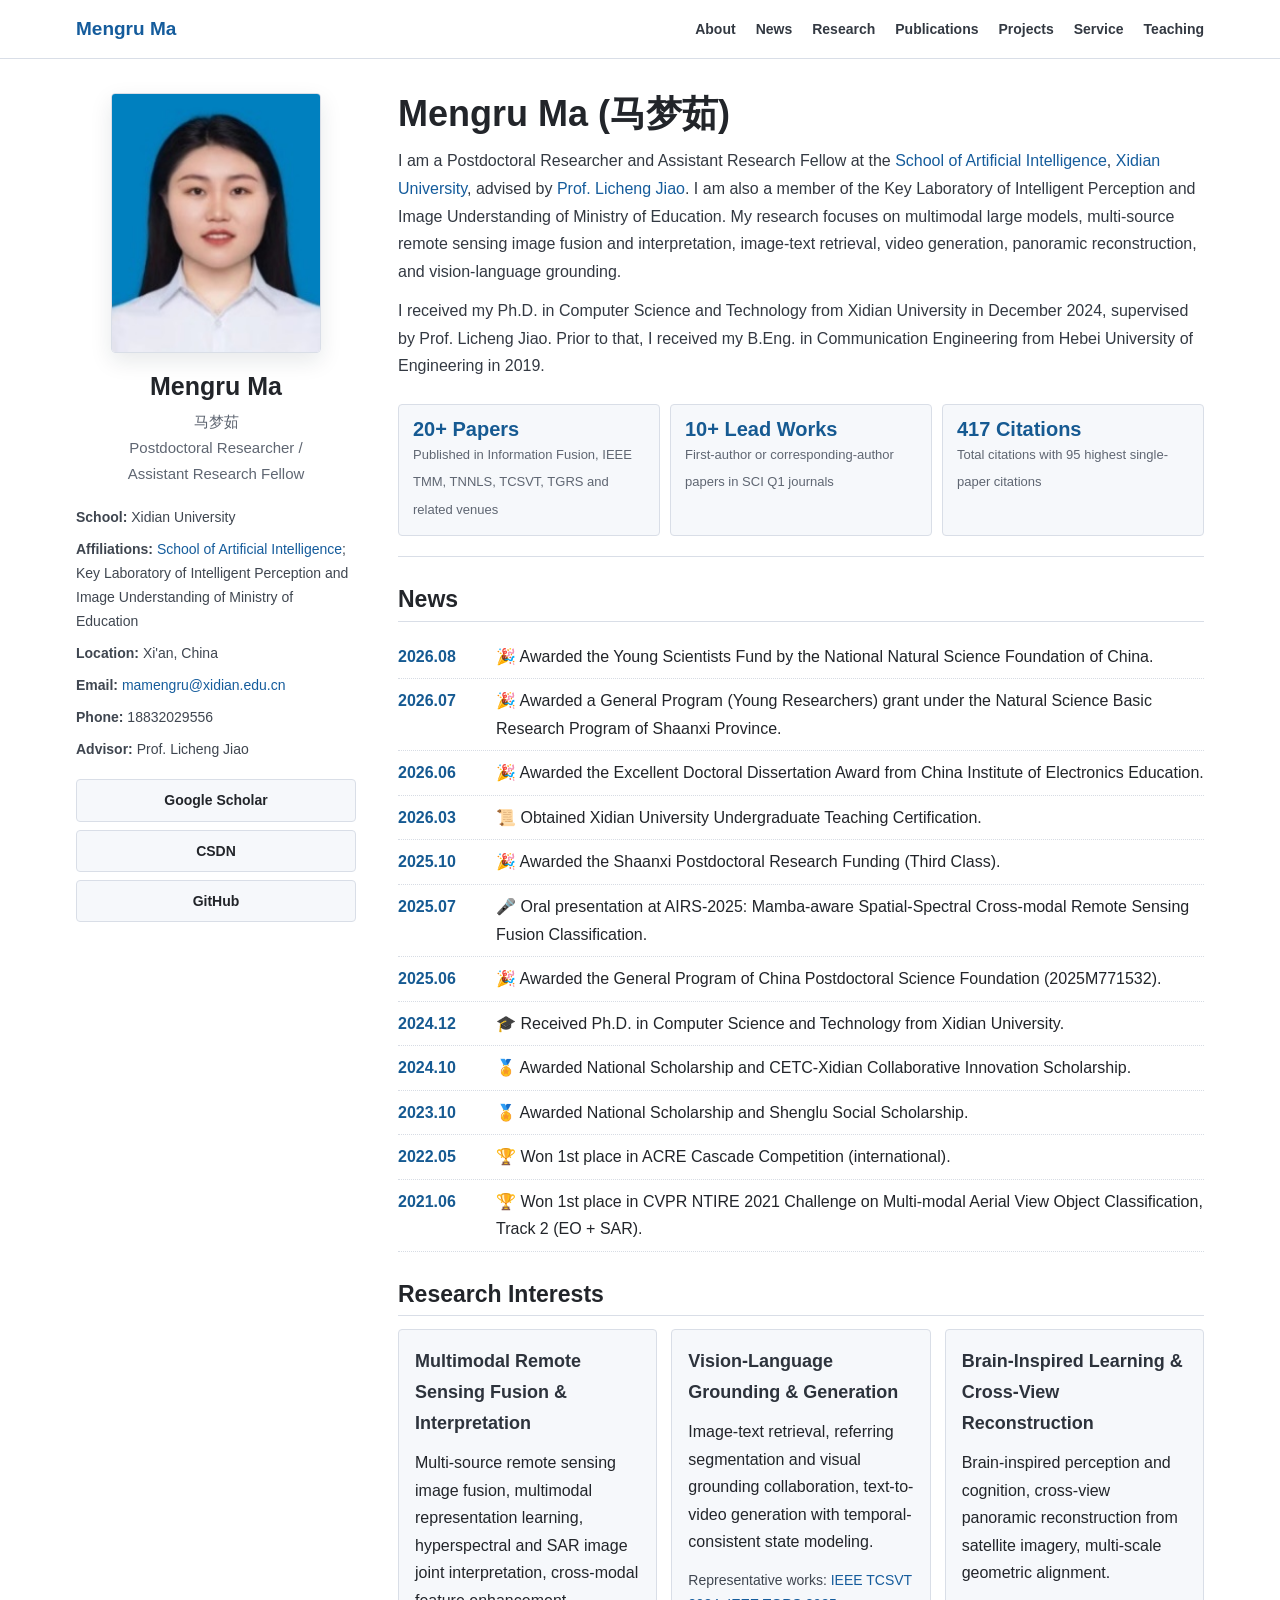
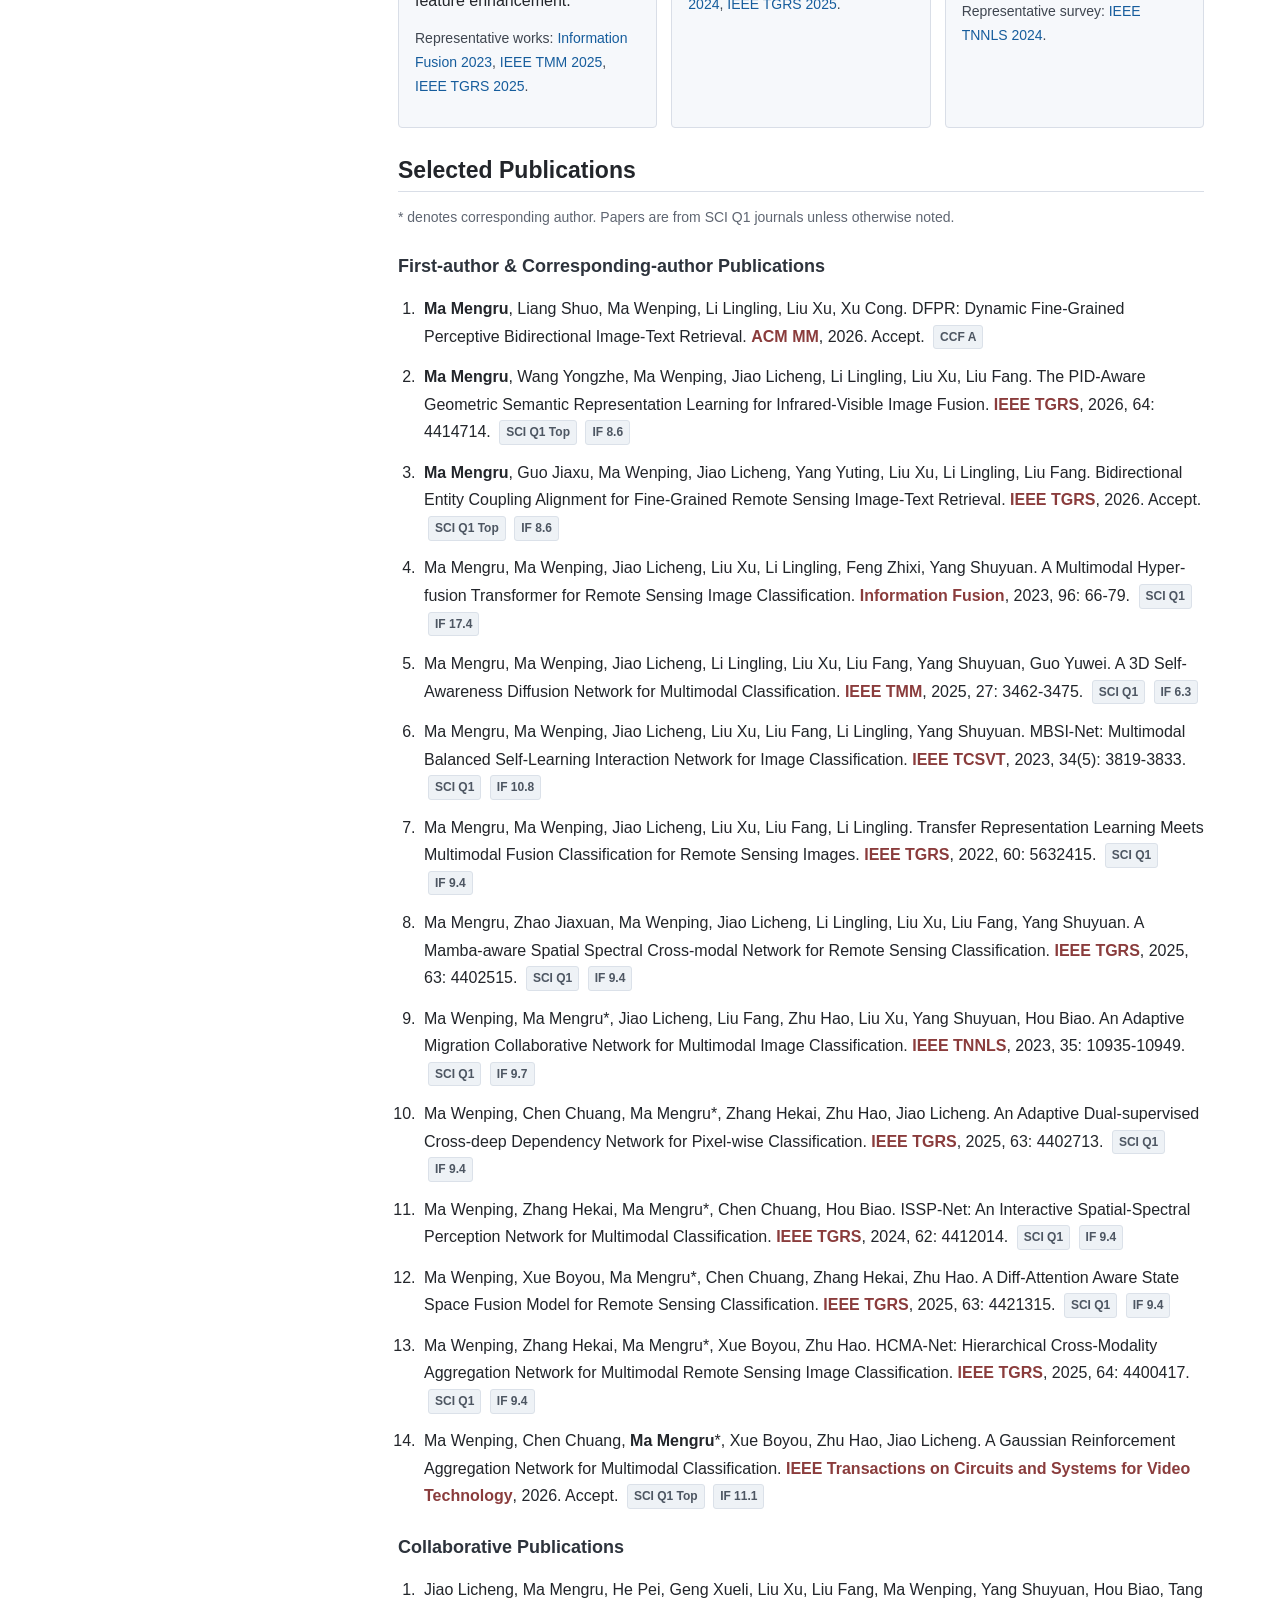
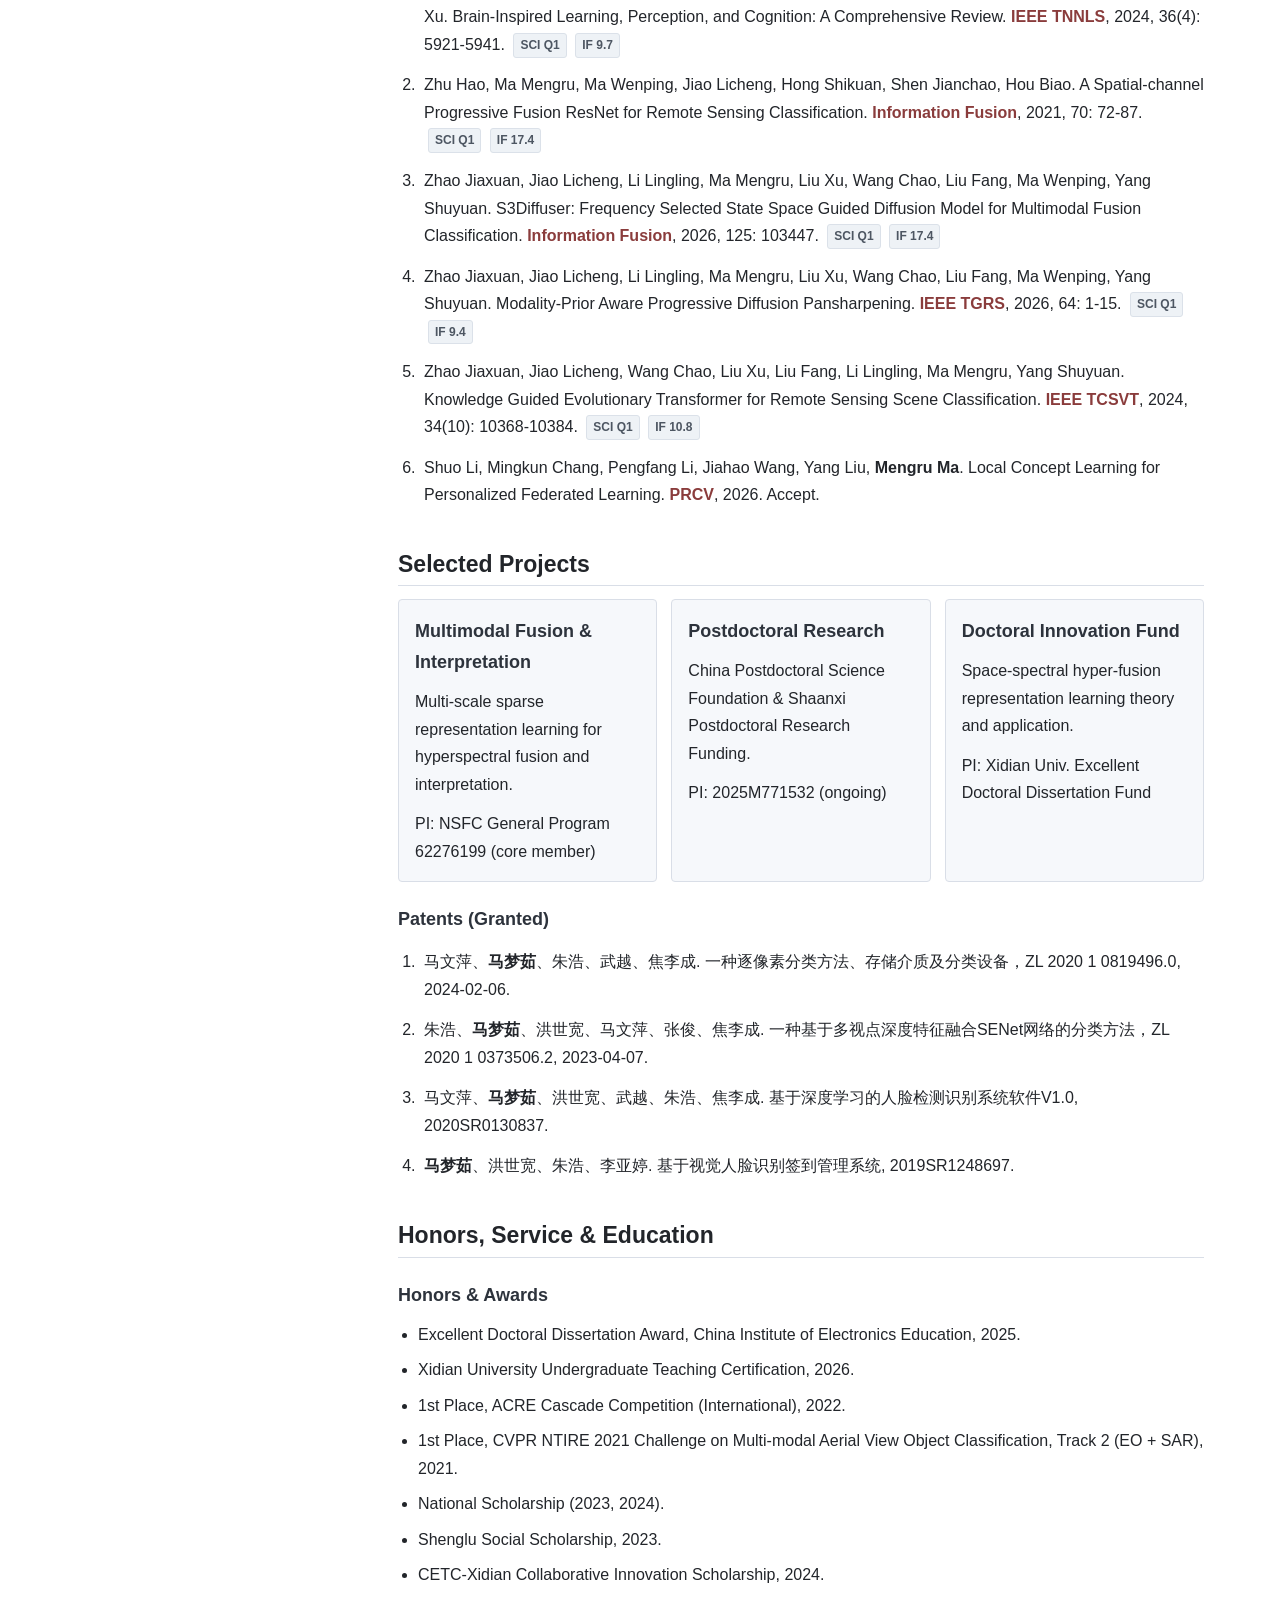
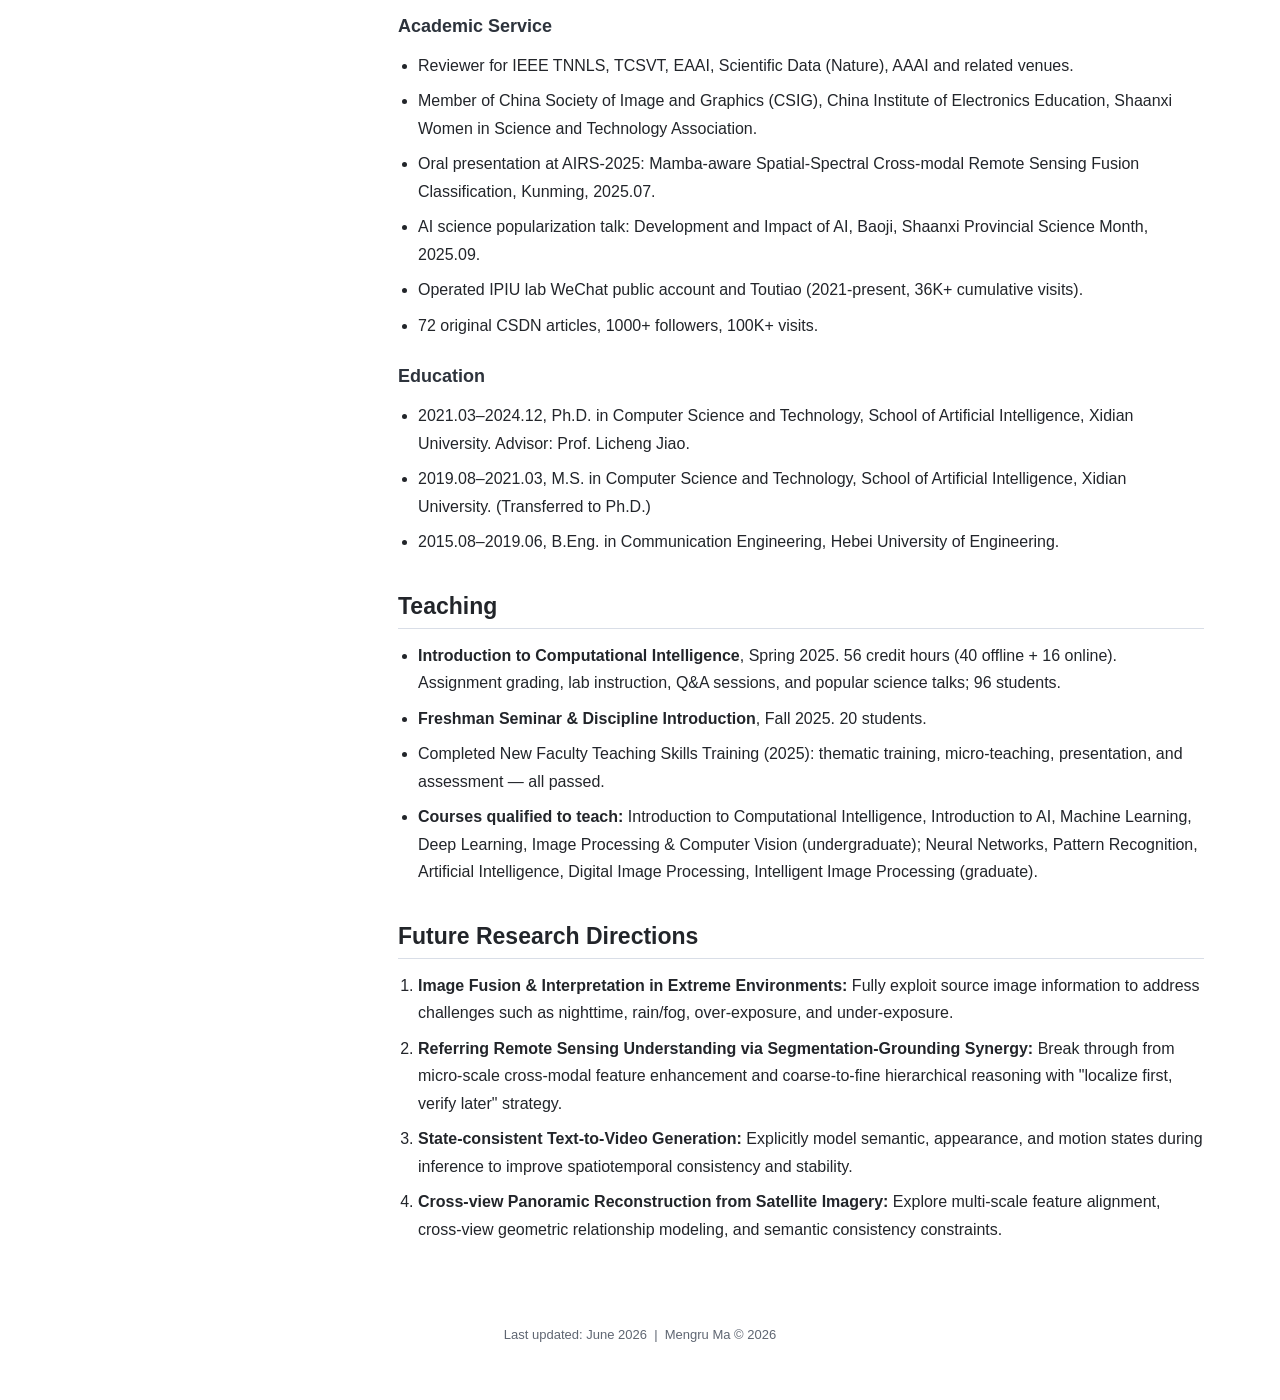
<file: index.html>
<!DOCTYPE html>
<html lang="zh-CN">
<head>
  <meta charset="utf-8" />
  <meta http-equiv="X-UA-Compatible" content="IE=edge" />
  <meta name="viewport" content="width=device-width, initial-scale=1" />
  <link rel="shortcut icon" type="image/x-icon" href="assets/favicon.ico?" />
  <title>Mengru Ma | Academic Homepage</title>
  <meta name="description" content="Academic homepage of Mengru Ma, Xidian University." />
  <style>
:root {
  --academic-ink: #22252a;
  --academic-muted: #5f6672;
  --academic-line: #d9dee7;
  --academic-soft: #f6f8fb;
  --academic-accent: #165a92;
  --academic-accent-2: #8a3c3c;
  --academic-link: #155c9c;
  --academic-max: 1180px;
}

* {
  box-sizing: border-box;
}

html {
  scroll-behavior: smooth;
}

body.academic-page {
  margin: 0;
  color: var(--academic-ink);
  background: #ffffff;
  font-family: -apple-system, BlinkMacSystemFont, "Segoe UI", "Helvetica Neue", Arial, "Microsoft YaHei", sans-serif;
  font-size: 16px;
  line-height: 1.72;
}

.academic-page a {
  color: var(--academic-link);
  text-decoration: none;
}

.academic-page a:hover,
.academic-page a:focus {
  color: var(--academic-accent-2);
  text-decoration: underline;
}

.site-header {
  position: sticky;
  top: 0;
  z-index: 10;
  background: rgba(255, 255, 255, 0.96);
  border-bottom: 1px solid var(--academic-line);
  backdrop-filter: blur(10px);
}

.site-nav {
  display: flex;
  align-items: center;
  justify-content: space-between;
  gap: 24px;
  max-width: var(--academic-max);
  min-height: 58px;
  margin: 0 auto;
  padding: 0 26px;
}

.site-title {
  color: var(--academic-ink);
  font-size: 19px;
  font-weight: 700;
  white-space: nowrap;
}

.site-links {
  display: flex;
  align-items: center;
  justify-content: flex-end;
  gap: 20px;
  font-size: 14px;
}

.site-links a {
  color: #333942;
  font-weight: 600;
}

.academic-shell {
  max-width: var(--academic-max);
  margin: 0 auto;
  padding: 34px 26px 60px;
}

.profile-layout {
  display: grid;
  grid-template-columns: 280px minmax(0, 1fr);
  gap: 42px;
  align-items: start;
}

.profile-card {
  position: sticky;
  top: 88px;
  padding-bottom: 24px;
}

.profile-photo {
  display: block;
  width: 210px;
  aspect-ratio: 1 / 1.24;
  margin: 0 auto 18px;
  object-fit: cover;
  object-position: center top;
  border-radius: 4px;
  border: 1px solid var(--academic-line);
  box-shadow: 0 8px 22px rgba(22, 35, 52, 0.10);
}

.profile-name {
  margin: 0;
  color: var(--academic-ink);
  font-size: 25px;
  line-height: 1.2;
  text-align: center;
}

.profile-title {
  margin: 8px 0 18px;
  color: var(--academic-muted);
  font-size: 15px;
  text-align: center;
}

.profile-meta {
  margin: 0 0 18px;
  padding: 0;
  list-style: none;
  color: #3f4650;
  font-size: 14px;
}

.profile-meta li {
  margin: 8px 0;
}

.profile-links {
  display: grid;
  grid-template-columns: 1fr;
  gap: 8px;
}

.profile-links a {
  display: block;
  padding: 8px 10px;
  color: var(--academic-ink);
  background: var(--academic-soft);
  border: 1px solid var(--academic-line);
  border-radius: 4px;
  font-size: 14px;
  font-weight: 600;
  text-align: center;
}

.profile-links a:hover,
.profile-links a:focus {
  color: #ffffff;
  background: var(--academic-accent);
  border-color: var(--academic-accent);
  text-decoration: none;
}

.content-panel {
  min-width: 0;
}

.hero-block {
  padding-bottom: 16px;
  border-bottom: 1px solid var(--academic-line);
}

.hero-block h1 {
  margin: 0 0 12px;
  color: var(--academic-ink);
  font-size: 36px;
  line-height: 1.18;
}

.hero-block p {
  max-width: 820px;
  margin: 0 0 12px;
  color: #333942;
}

.highlight-strip {
  display: grid;
  grid-template-columns: repeat(3, minmax(0, 1fr));
  gap: 10px;
  margin: 24px 0 4px;
}

.metric {
  padding: 13px 14px;
  background: var(--academic-soft);
  border: 1px solid var(--academic-line);
  border-radius: 4px;
}

.metric strong {
  display: block;
  color: var(--academic-accent);
  font-size: 20px;
  line-height: 1.1;
}

.metric span {
  color: var(--academic-muted);
  font-size: 13px;
}

.section {
  padding-top: 28px;
}

.section h2 {
  margin: 0 0 13px;
  padding-bottom: 7px;
  color: var(--academic-ink);
  border-bottom: 1px solid var(--academic-line);
  font-size: 23px;
  line-height: 1.25;
}

.section h3 {
  margin: 22px 0 10px;
  color: #2d333c;
  font-size: 18px;
}

.section p {
  margin: 0 0 12px;
}

.compact-list {
  margin: 0;
  padding-left: 20px;
}

.compact-list li {
  margin: 8px 0;
}

.news-list {
  margin: 0;
  padding: 0;
  list-style: none;
}

.news-list li {
  display: grid;
  grid-template-columns: 86px minmax(0, 1fr);
  gap: 12px;
  padding: 8px 0;
  border-bottom: 1px dotted #d7dce4;
}

.news-date {
  color: var(--academic-accent);
  font-weight: 700;
}

.research-grid,
.project-grid {
  display: grid;
  grid-template-columns: repeat(3, minmax(0, 1fr));
  gap: 14px;
}

.research-item,
.project-item {
  min-height: 100%;
  padding: 16px;
  background: var(--academic-soft);
  border: 1px solid var(--academic-line);
  border-radius: 4px;
}

.research-image {
  display: block;
  width: 100%;
  aspect-ratio: 16 / 9;
  object-fit: contain;
  object-position: center;
  margin: 0 0 14px;
  padding: 8px;
  background: #ffffff;
  border: 1px solid var(--academic-line);
  border-radius: 4px;
}

.research-item h3,
.project-item h3 {
  margin-top: 0;
}

.representative-work {
  color: #3f4650;
  font-size: 14px;
}

.publication-list {
  margin: 0;
  padding-left: 22px;
}

.publication-list li {
  margin: 13px 0;
  padding-left: 4px;
}

.venue {
  color: var(--academic-accent-2);
  font-weight: 700;
}

.tag {
  display: inline-block;
  margin-left: 4px;
  padding: 1px 6px;
  color: #4d5662;
  background: #eef2f6;
  border: 1px solid #dbe1e9;
  border-radius: 3px;
  font-size: 12px;
  font-weight: 700;
  vertical-align: 1px;
}

.tag-gold {
  display: inline-block;
  margin-left: 4px;
  padding: 1px 6px;
  color: #7a5d00;
  background: #fff8e1;
  border: 1px solid #e6d88a;
  border-radius: 3px;
  font-size: 12px;
  font-weight: 700;
  vertical-align: 1px;
}

.link-row {
  display: flex;
  flex-wrap: wrap;
  gap: 8px 14px;
  margin-top: 8px;
}

.link-row a {
  font-weight: 600;
}

.note {
  color: var(--academic-muted);
  font-size: 14px;
}

.site-footer {
  max-width: var(--academic-max);
  margin: 0 auto;
  padding: 0 26px 40px;
  color: var(--academic-muted);
  font-size: 13px;
  text-align: center;
}

@media (max-width: 900px) {
  .site-nav {
    align-items: flex-start;
    flex-direction: column;
    gap: 8px;
    padding-top: 12px;
    padding-bottom: 12px;
  }

  .site-links {
    justify-content: flex-start;
    flex-wrap: wrap;
    gap: 8px 14px;
  }

  .profile-layout {
    grid-template-columns: 1fr;
    gap: 24px;
  }

  .profile-card {
    position: static;
    display: grid;
    grid-template-columns: 140px minmax(0, 1fr);
    gap: 18px;
    align-items: start;
  }

  .profile-photo {
    width: 140px;
    margin: 0;
  }

  .profile-name,
  .profile-title {
    text-align: left;
  }

  .profile-links {
    grid-template-columns: repeat(2, minmax(0, 1fr));
  }

  .highlight-strip,
  .research-grid,
  .project-grid {
    grid-template-columns: 1fr;
  }
}

@media (max-width: 560px) {
  body.academic-page {
    font-size: 15px;
  }

  .academic-shell {
    padding: 22px 18px 42px;
  }

  .site-nav {
    padding-left: 18px;
    padding-right: 18px;
  }

  .profile-card {
    grid-template-columns: 1fr;
  }

  .profile-photo {
    width: 180px;
    margin: 0 auto;
  }

  .profile-name,
  .profile-title {
    text-align: center;
  }

  .profile-links {
    grid-template-columns: 1fr;
  }

  .hero-block h1 {
    font-size: 28px;
  }

  .news-list li {
    grid-template-columns: 1fr;
    gap: 2px;
  }
}</style>
</head>
<body class="academic-page">

  <!-- ═══════════════ Navigation ═══════════════ -->
  <header class="site-header">
    <nav class="site-nav" aria-label="Main navigation">
      <a class="site-title" href="./">Mengru Ma</a>
      <div class="site-links">
        <a href="#about">About</a>
        <a href="#news">News</a>
        <a href="#research">Research</a>
        <a href="#publications">Publications</a>
        <a href="#projects">Projects</a>
        <a href="#service">Service</a>
        <a href="#teaching">Teaching</a>
      </div>
    </nav>
  </header>

  <!-- ═══════════════ Main Shell ═══════════════ -->
  <main class="academic-shell">
    <div class="profile-layout">

      <!-- ── Sidebar ── -->
      <aside class="profile-card" aria-label="Profile">
        <img class="profile-photo" src="assets/avatar.jpeg" alt="Mengru Ma" />
        <div>
          <h1 class="profile-name">Mengru Ma</h1>
          <p class="profile-title">马梦茹<br />Postdoctoral Researcher /<br />Assistant Research Fellow</p>
          <ul class="profile-meta">
            <li><strong>School:</strong> Xidian University</li>
            <li><strong>Affiliations:</strong> <a href="https://sai.xidian.edu.cn/">School of Artificial Intelligence</a>; Key Laboratory of Intelligent Perception and Image Understanding of Ministry of Education</li>
            <li><strong>Location:</strong> Xi'an, China</li>
            <li><strong>Email:</strong> <a href="mailto:mamengru@xidian.edu.cn">mamengru@xidian.edu.cn</a></li>
            <li><strong>Phone:</strong> 18832029556</li>
            <li><strong>Advisor:</strong> Prof. Licheng Jiao</li>
          </ul>
          <div class="profile-links">
            <a href="https://scholar.google.com.hk/citations?user=nEPyIP8AAAAJ&hl=zh-CN">Google Scholar</a>
            <a href="https://blog.csdn.net/qq_39630875?spm=1000.2115.3001.5343">CSDN</a>
            <a href="https://github.com/ru-willow">GitHub</a>
          </div>
        </div>
      </aside>

      <!-- ── Content Panel ── -->
      <article class="content-panel">

        <!-- ── Hero / About ── -->
        <section class="hero-block" id="about">
          <h1>Mengru Ma (马梦茹)</h1>
          <p>
            I am a Postdoctoral Researcher and Assistant Research Fellow at the
            <a href="https://sai.xidian.edu.cn/">School of Artificial Intelligence</a>,
            <a href="https://www.xidian.edu.cn/">Xidian University</a>, advised by
            <a href="https://scholar.google.com/citations?user=FZbrL2YAAAAJ">Prof. Licheng Jiao</a>.
            I am also a member of the Key Laboratory of Intelligent Perception and Image Understanding of Ministry of Education.
            My research focuses on multimodal large models, multi-source remote sensing image fusion and interpretation,
            image-text retrieval, video generation, panoramic reconstruction, and vision-language grounding.
          </p>
          <p>
            I received my Ph.D. in Computer Science and Technology from Xidian University in December 2024,
            supervised by Prof. Licheng Jiao. Prior to that, I received my B.Eng. in Communication Engineering
            from Hebei University of Engineering in 2019.
          </p>

          <div class="highlight-strip" aria-label="Research highlights">
            <div class="metric">
              <strong>20+ Papers</strong>
              <span>Published in Information Fusion, IEEE TMM, TNNLS, TCSVT, TGRS and related venues</span>
            </div>
            <div class="metric">
              <strong>10+ Lead Works</strong>
              <span>First-author or corresponding-author papers in SCI Q1 journals</span>
            </div>
            <div class="metric">
              <strong>417 Citations</strong>
              <span>Total citations with 95 highest single-paper citations</span>
            </div>
          </div>
        </section>

        <!-- ── News ── -->
        <section class="section" id="news">
          <h2>News</h2>
          <ul class="news-list">
            <li><span class="news-date">2026.08</span><span>🎉 Awarded the Young Scientists Fund by the National Natural Science Foundation of China.</span></li>
            <li><span class="news-date">2026.07</span><span>🎉 Awarded a General Program (Young Researchers) grant under the Natural Science Basic Research Program of Shaanxi Province.</span></li>
            <li><span class="news-date">2026.06</span><span>🎉 Awarded the Excellent Doctoral Dissertation Award from China Institute of Electronics Education.</span></li>
            <li><span class="news-date">2026.03</span><span>📜 Obtained Xidian University Undergraduate Teaching Certification.</span></li>
            <li><span class="news-date">2025.10</span><span>🎉 Awarded the Shaanxi Postdoctoral Research Funding (Third Class).</span></li>
            <li><span class="news-date">2025.07</span><span>🎤 Oral presentation at AIRS-2025: Mamba-aware Spatial-Spectral Cross-modal Remote Sensing Fusion Classification.</span></li>
            <li><span class="news-date">2025.06</span><span>🎉 Awarded the General Program of China Postdoctoral Science Foundation (2025M771532).</span></li>
            <li><span class="news-date">2024.12</span><span>🎓 Received Ph.D. in Computer Science and Technology from Xidian University.</span></li>
            <li><span class="news-date">2024.10</span><span>🏅 Awarded National Scholarship and CETC-Xidian Collaborative Innovation Scholarship.</span></li>
            <li><span class="news-date">2023.10</span><span>🏅 Awarded National Scholarship and Shenglu Social Scholarship.</span></li>
            <li><span class="news-date">2022.05</span><span>🏆 Won 1st place in ACRE Cascade Competition (international).</span></li>
            <li><span class="news-date">2021.06</span><span>🏆 Won 1st place in CVPR NTIRE 2021 Challenge on Multi-modal Aerial View Object Classification, Track 2 (EO + SAR).</span></li>
          </ul>
        </section>

        <!-- ── Research Interests ── -->
        <section class="section" id="research">
          <h2>Research Interests</h2>
          <div class="research-grid">
            <div class="research-item">
              <h3>Multimodal Remote Sensing Fusion &amp; Interpretation</h3>
              <p>Multi-source remote sensing image fusion, multimodal representation learning, hyperspectral and SAR image joint interpretation, cross-modal feature enhancement.</p>
              <p class="representative-work">Representative works:
                <a href="https://ieeexplore.ieee.org/document/10103667">Information Fusion 2023</a>,
                <a href="https://ieeexplore.ieee.org/document/10855536">IEEE TMM 2025</a>,
                <a href="https://ieeexplore.ieee.org/document/10926794">IEEE TGRS 2025</a>.
              </p>
            </div>
            <div class="research-item">
              <h3>Vision-Language Grounding &amp; Generation</h3>
              <p>Image-text retrieval, referring segmentation and visual grounding collaboration, text-to-video generation with temporal-consistent state modeling.</p>
              <p class="representative-work">Representative works:
                <a href="https://ieeexplore.ieee.org/document/10354301">IEEE TCSVT 2024</a>,
                <a href="https://ieeexplore.ieee.org/document/10891511">IEEE TGRS 2025</a>.
              </p>
            </div>
            <div class="research-item">
              <h3>Brain-Inspired Learning &amp; Cross-View Reconstruction</h3>
              <p>Brain-inspired perception and cognition, cross-view panoramic reconstruction from satellite imagery, multi-scale geometric alignment.</p>
              <p class="representative-work">Representative survey:
                <a href="https://ieeexplore.ieee.org/document/10792997">IEEE TNNLS 2024</a>.
              </p>
            </div>
          </div>
        </section>

        <!-- ── Selected Publications ── -->
        <section class="section" id="publications">
          <h2>Selected Publications</h2>
          <p class="note">* denotes corresponding author. Papers are from SCI Q1 journals unless otherwise noted.</p>

          <h3>First-author &amp; Corresponding-author Publications</h3>
          <ol class="publication-list">
            <li><strong>Ma Mengru</strong>, Liang Shuo, Ma Wenping, Li Lingling, Liu Xu, Xu Cong. DFPR: Dynamic Fine-Grained Perceptive Bidirectional Image-Text Retrieval. <span class="venue">ACM MM</span>, 2026. Accept. <span class="tag">CCF A</span></li>

            <li><strong>Ma Mengru</strong>, Wang Yongzhe, Ma Wenping, Jiao Licheng, Li Lingling, Liu Xu, Liu Fang. The PID-Aware Geometric Semantic Representation Learning for Infrared-Visible Image Fusion. <span class="venue">IEEE TGRS</span>, 2026, 64: 4414714. <span class="tag">SCI Q1 Top</span> <span class="tag">IF 8.6</span></li>

            <li><strong>Ma Mengru</strong>, Guo Jiaxu, Ma Wenping, Jiao Licheng, Yang Yuting, Liu Xu, Li Lingling, Liu Fang. Bidirectional Entity Coupling Alignment for Fine-Grained Remote Sensing Image-Text Retrieval. <span class="venue">IEEE TGRS</span>, 2026. Accept. <span class="tag">SCI Q1 Top</span> <span class="tag">IF 8.6</span></li>

            <li>Ma Mengru, Ma Wenping, Jiao Licheng, Liu Xu, Li Lingling, Feng Zhixi, Yang Shuyuan. A Multimodal Hyper-fusion Transformer for Remote Sensing Image Classification. <span class="venue">Information Fusion</span>, 2023, 96: 66-79. <span class="tag">SCI Q1</span> <span class="tag">IF 17.4</span></li>

            <li>Ma Mengru, Ma Wenping, Jiao Licheng, Li Lingling, Liu Xu, Liu Fang, Yang Shuyuan, Guo Yuwei. A 3D Self-Awareness Diffusion Network for Multimodal Classification. <span class="venue">IEEE TMM</span>, 2025, 27: 3462-3475. <span class="tag">SCI Q1</span> <span class="tag">IF 6.3</span></li>

            <li>Ma Mengru, Ma Wenping, Jiao Licheng, Liu Xu, Liu Fang, Li Lingling, Yang Shuyuan. MBSI-Net: Multimodal Balanced Self-Learning Interaction Network for Image Classification. <span class="venue">IEEE TCSVT</span>, 2023, 34(5): 3819-3833. <span class="tag">SCI Q1</span> <span class="tag">IF 10.8</span></li>

            <li>Ma Mengru, Ma Wenping, Jiao Licheng, Liu Xu, Liu Fang, Li Lingling. Transfer Representation Learning Meets Multimodal Fusion Classification for Remote Sensing Images. <span class="venue">IEEE TGRS</span>, 2022, 60: 5632415. <span class="tag">SCI Q1</span> <span class="tag">IF 9.4</span></li>

            <li>Ma Mengru, Zhao Jiaxuan, Ma Wenping, Jiao Licheng, Li Lingling, Liu Xu, Liu Fang, Yang Shuyuan. A Mamba-aware Spatial Spectral Cross-modal Network for Remote Sensing Classification. <span class="venue">IEEE TGRS</span>, 2025, 63: 4402515. <span class="tag">SCI Q1</span> <span class="tag">IF 9.4</span></li>

            <li>Ma Wenping, Ma Mengru*, Jiao Licheng, Liu Fang, Zhu Hao, Liu Xu, Yang Shuyuan, Hou Biao. An Adaptive Migration Collaborative Network for Multimodal Image Classification. <span class="venue">IEEE TNNLS</span>, 2023, 35: 10935-10949. <span class="tag">SCI Q1</span> <span class="tag">IF 9.7</span></li>

            <li>Ma Wenping, Chen Chuang, Ma Mengru*, Zhang Hekai, Zhu Hao, Jiao Licheng. An Adaptive Dual-supervised Cross-deep Dependency Network for Pixel-wise Classification. <span class="venue">IEEE TGRS</span>, 2025, 63: 4402713. <span class="tag">SCI Q1</span> <span class="tag">IF 9.4</span></li>

            <li>Ma Wenping, Zhang Hekai, Ma Mengru*, Chen Chuang, Hou Biao. ISSP-Net: An Interactive Spatial-Spectral Perception Network for Multimodal Classification. <span class="venue">IEEE TGRS</span>, 2024, 62: 4412014. <span class="tag">SCI Q1</span> <span class="tag">IF 9.4</span></li>

            <li>Ma Wenping, Xue Boyou, Ma Mengru*, Chen Chuang, Zhang Hekai, Zhu Hao. A Diff-Attention Aware State Space Fusion Model for Remote Sensing Classification. <span class="venue">IEEE TGRS</span>, 2025, 63: 4421315. <span class="tag">SCI Q1</span> <span class="tag">IF 9.4</span></li>

            <li>Ma Wenping, Zhang Hekai, Ma Mengru*, Xue Boyou, Zhu Hao. HCMA-Net: Hierarchical Cross-Modality Aggregation Network for Multimodal Remote Sensing Image Classification. <span class="venue">IEEE TGRS</span>, 2025, 64: 4400417. <span class="tag">SCI Q1</span> <span class="tag">IF 9.4</span></li>

            <li>Ma Wenping, Chen Chuang, <strong>Ma Mengru</strong>*, Xue Boyou, Zhu Hao, Jiao Licheng. A Gaussian Reinforcement Aggregation Network for Multimodal Classification. <span class="venue">IEEE Transactions on Circuits and Systems for Video Technology</span>, 2026. Accept. <span class="tag">SCI Q1 Top</span> <span class="tag">IF 11.1</span></li>
          </ol>

          <h3>Collaborative Publications</h3>
          <ol class="publication-list">
            <li>Jiao Licheng, Ma Mengru, He Pei, Geng Xueli, Liu Xu, Liu Fang, Ma Wenping, Yang Shuyuan, Hou Biao, Tang Xu. Brain-Inspired Learning, Perception, and Cognition: A Comprehensive Review. <span class="venue">IEEE TNNLS</span>, 2024, 36(4): 5921-5941. <span class="tag">SCI Q1</span> <span class="tag">IF 9.7</span></li>

            <li>Zhu Hao, Ma Mengru, Ma Wenping, Jiao Licheng, Hong Shikuan, Shen Jianchao, Hou Biao. A Spatial-channel Progressive Fusion ResNet for Remote Sensing Classification. <span class="venue">Information Fusion</span>, 2021, 70: 72-87. <span class="tag">SCI Q1</span> <span class="tag">IF 17.4</span></li>

            <li>Zhao Jiaxuan, Jiao Licheng, Li Lingling, Ma Mengru, Liu Xu, Wang Chao, Liu Fang, Ma Wenping, Yang Shuyuan. S3Diffuser: Frequency Selected State Space Guided Diffusion Model for Multimodal Fusion Classification. <span class="venue">Information Fusion</span>, 2026, 125: 103447. <span class="tag">SCI Q1</span> <span class="tag">IF 17.4</span></li>

            <li>Zhao Jiaxuan, Jiao Licheng, Li Lingling, Ma Mengru, Liu Xu, Wang Chao, Liu Fang, Ma Wenping, Yang Shuyuan. Modality-Prior Aware Progressive Diffusion Pansharpening. <span class="venue">IEEE TGRS</span>, 2026, 64: 1-15. <span class="tag">SCI Q1</span> <span class="tag">IF 9.4</span></li>

            <li>Zhao Jiaxuan, Jiao Licheng, Wang Chao, Liu Xu, Liu Fang, Li Lingling, Ma Mengru, Yang Shuyuan. Knowledge Guided Evolutionary Transformer for Remote Sensing Scene Classification. <span class="venue">IEEE TCSVT</span>, 2024, 34(10): 10368-10384. <span class="tag">SCI Q1</span> <span class="tag">IF 10.8</span></li>

            <li>Shuo Li, Mingkun Chang, Pengfang Li, Jiahao Wang, Yang Liu, <strong>Mengru Ma</strong>. Local Concept Learning for Personalized Federated Learning. <span class="venue">PRCV</span>, 2026. Accept.</li>
          </ol>
        </section>

        <!-- ── Projects ── -->
        <section class="section" id="projects">
          <h2>Selected Projects</h2>
          <div class="project-grid">
            <div class="project-item">
              <h3>Multimodal Fusion &amp; Interpretation</h3>
              <p>Multi-scale sparse representation learning for hyperspectral fusion and interpretation.</p>
              <div class="link-row">
                <span>PI: NSFC General Program 62276199 (core member)</span>
              </div>
            </div>
            <div class="project-item">
              <h3>Postdoctoral Research</h3>
              <p>China Postdoctoral Science Foundation &amp; Shaanxi Postdoctoral Research Funding.</p>
              <div class="link-row">
                <span>PI: 2025M771532 (ongoing)</span>
              </div>
            </div>
            <div class="project-item">
              <h3>Doctoral Innovation Fund</h3>
              <p>Space-spectral hyper-fusion representation learning theory and application.</p>
              <div class="link-row">
                <span>PI: Xidian Univ. Excellent Doctoral Dissertation Fund</span>
              </div>
            </div>
          </div>

          <h3>Patents (Granted)</h3>
          <ol class="publication-list">
            <li>马文萍、<strong>马梦茹</strong>、朱浩、武越、焦李成. 一种逐像素分类方法、存储介质及分类设备，ZL 2020 1 0819496.0, 2024-02-06.</li>
            <li>朱浩、<strong>马梦茹</strong>、洪世宽、马文萍、张俊、焦李成. 一种基于多视点深度特征融合SENet网络的分类方法，ZL 2020 1 0373506.2, 2023-04-07.</li>
            <li>马文萍、<strong>马梦茹</strong>、洪世宽、武越、朱浩、焦李成. 基于深度学习的人脸检测识别系统软件V1.0, 2020SR0130837.</li>
            <li><strong>马梦茹</strong>、洪世宽、朱浩、李亚婷. 基于视觉人脸识别签到管理系统, 2019SR1248697.</li>
          </ol>
        </section>

        <!-- ── Honors & Service ── -->
        <section class="section" id="service">
          <h2>Honors, Service &amp; Education</h2>

          <h3>Honors &amp; Awards</h3>
          <ul class="compact-list">
            <li>Excellent Doctoral Dissertation Award, China Institute of Electronics Education, 2025.</li>
            <li>Xidian University Undergraduate Teaching Certification, 2026.</li>
            <li>1st Place, ACRE Cascade Competition (International), 2022.</li>
            <li>1st Place, CVPR NTIRE 2021 Challenge on Multi-modal Aerial View Object Classification, Track 2 (EO + SAR), 2021.</li>
            <li>National Scholarship (2023, 2024).</li>
            <li>Shenglu Social Scholarship, 2023.</li>
            <li>CETC-Xidian Collaborative Innovation Scholarship, 2024.</li>
          </ul>

          <h3>Academic Service</h3>
          <ul class="compact-list">
            <li>Reviewer for IEEE TNNLS, TCSVT, EAAI, Scientific Data (Nature), AAAI and related venues.</li>
            <li>Member of China Society of Image and Graphics (CSIG), China Institute of Electronics Education, Shaanxi Women in Science and Technology Association.</li>
            <li>Oral presentation at AIRS-2025: Mamba-aware Spatial-Spectral Cross-modal Remote Sensing Fusion Classification, Kunming, 2025.07.</li>
            <li>AI science popularization talk: Development and Impact of AI, Baoji, Shaanxi Provincial Science Month, 2025.09.</li>
            <li>Operated IPIU lab WeChat public account and Toutiao (2021-present, 36K+ cumulative visits).</li>
            <li>72 original CSDN articles, 1000+ followers, 100K+ visits.</li>
          </ul>

          <h3>Education</h3>
          <ul class="compact-list">
            <li>2021.03–2024.12, Ph.D. in Computer Science and Technology, School of Artificial Intelligence, Xidian University. Advisor: Prof. Licheng Jiao.</li>
            <li>2019.08–2021.03, M.S. in Computer Science and Technology, School of Artificial Intelligence, Xidian University. (Transferred to Ph.D.)</li>
            <li>2015.08–2019.06, B.Eng. in Communication Engineering, Hebei University of Engineering.</li>
          </ul>
        </section>

        <!-- ── Teaching ── -->
        <section class="section" id="teaching">
          <h2>Teaching</h2>
          <ul class="compact-list">
            <li><strong>Introduction to Computational Intelligence</strong>, Spring 2025. 56 credit hours (40 offline + 16 online). Assignment grading, lab instruction, Q&amp;A sessions, and popular science talks; 96 students.</li>
            <li><strong>Freshman Seminar &amp; Discipline Introduction</strong>, Fall 2025. 20 students.</li>
            <li>Completed New Faculty Teaching Skills Training (2025): thematic training, micro-teaching, presentation, and assessment — all passed.</li>
            <li><strong>Courses qualified to teach:</strong> Introduction to Computational Intelligence, Introduction to AI, Machine Learning, Deep Learning, Image Processing &amp; Computer Vision (undergraduate); Neural Networks, Pattern Recognition, Artificial Intelligence, Digital Image Processing, Intelligent Image Processing (graduate).</li>
          </ul>
        </section>

        <!-- ── Future Directions ── -->
        <section class="section" id="future">
          <h2>Future Research Directions</h2>
          <ol class="compact-list">
            <li><strong>Image Fusion &amp; Interpretation in Extreme Environments:</strong> Fully exploit source image information to address challenges such as nighttime, rain/fog, over-exposure, and under-exposure.</li>
            <li><strong>Referring Remote Sensing Understanding via Segmentation-Grounding Synergy:</strong> Break through from micro-scale cross-modal feature enhancement and coarse-to-fine hierarchical reasoning with "localize first, verify later" strategy.</li>
            <li><strong>State-consistent Text-to-Video Generation:</strong> Explicitly model semantic, appearance, and motion states during inference to improve spatiotemporal consistency and stability.</li>
            <li><strong>Cross-view Panoramic Reconstruction from Satellite Imagery:</strong> Explore multi-scale feature alignment, cross-view geometric relationship modeling, and semantic consistency constraints.</li>
          </ol>
        </section>

      </article>
    </div>
  </main>

  <footer class="site-footer">
    <p>Last updated: June 2026 &nbsp;|&nbsp; Mengru Ma &copy; 2026</p>
  </footer>

</body>
</html>
</file>
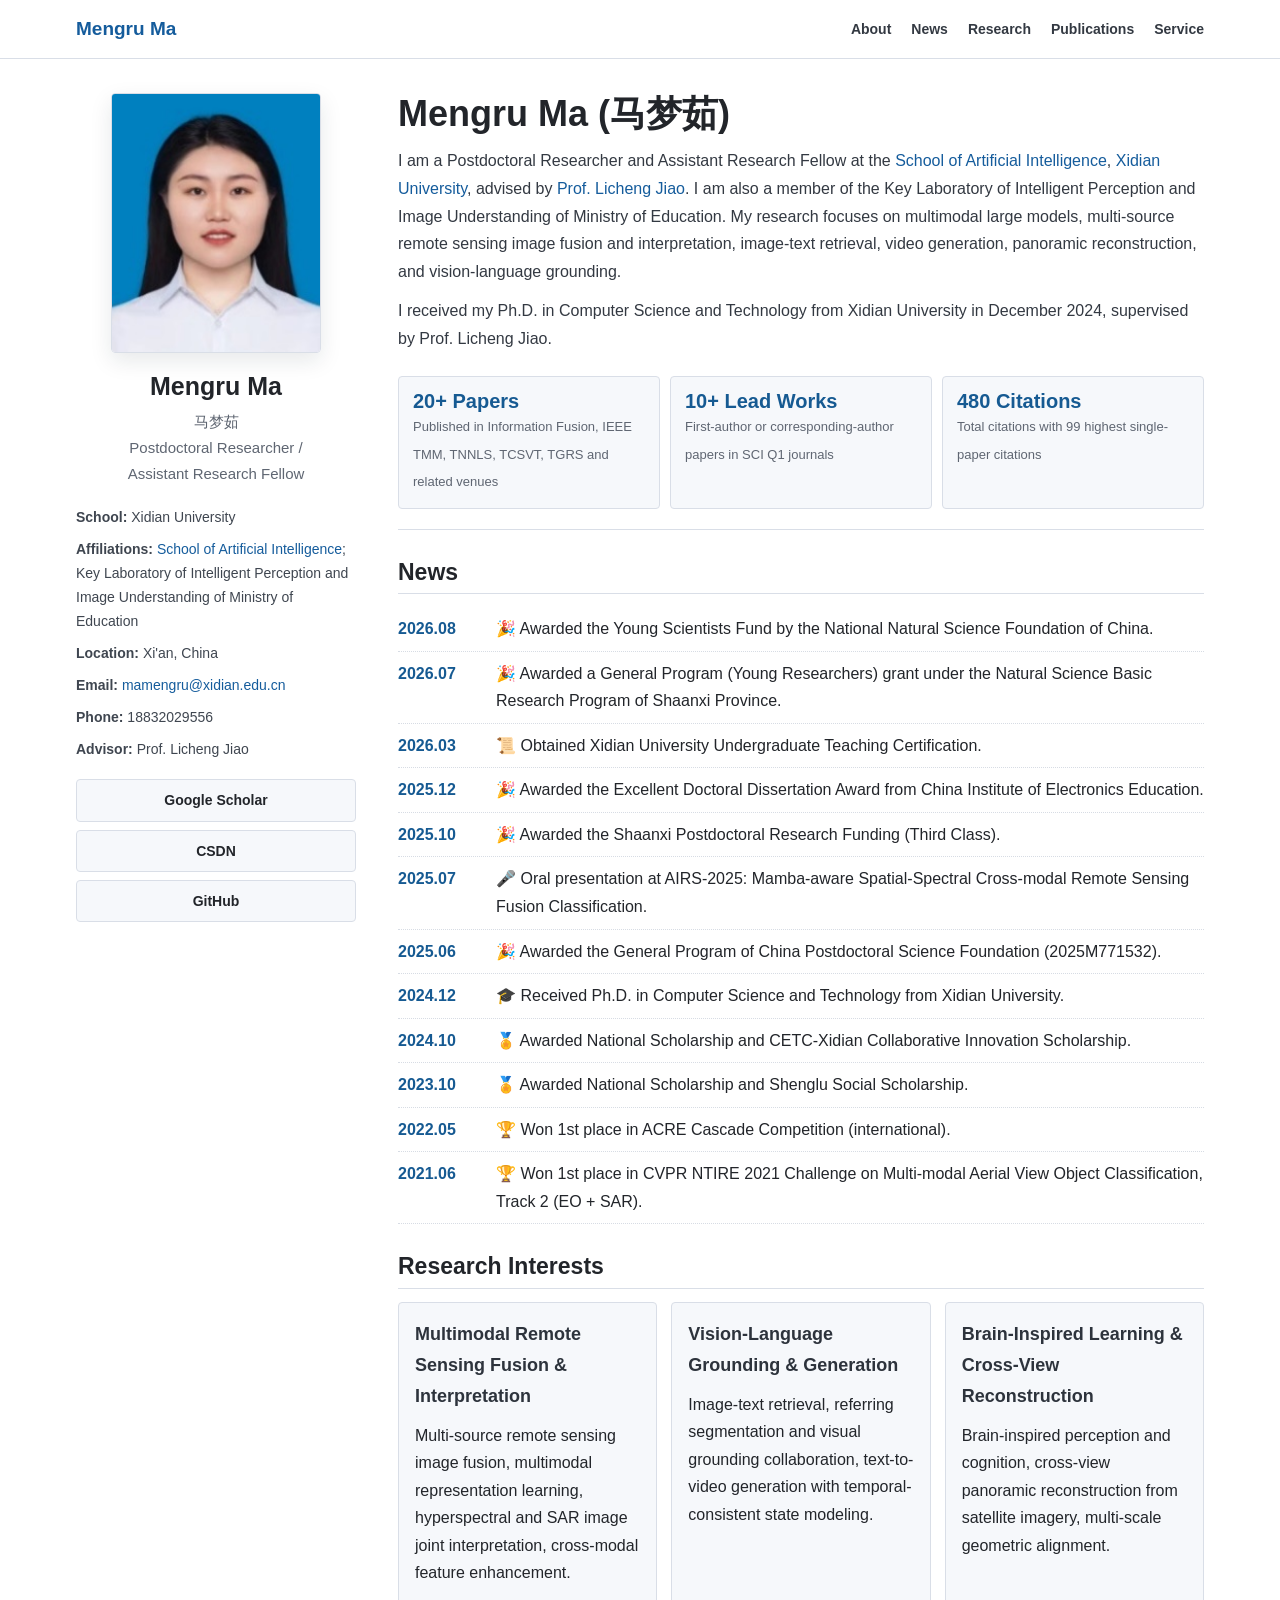
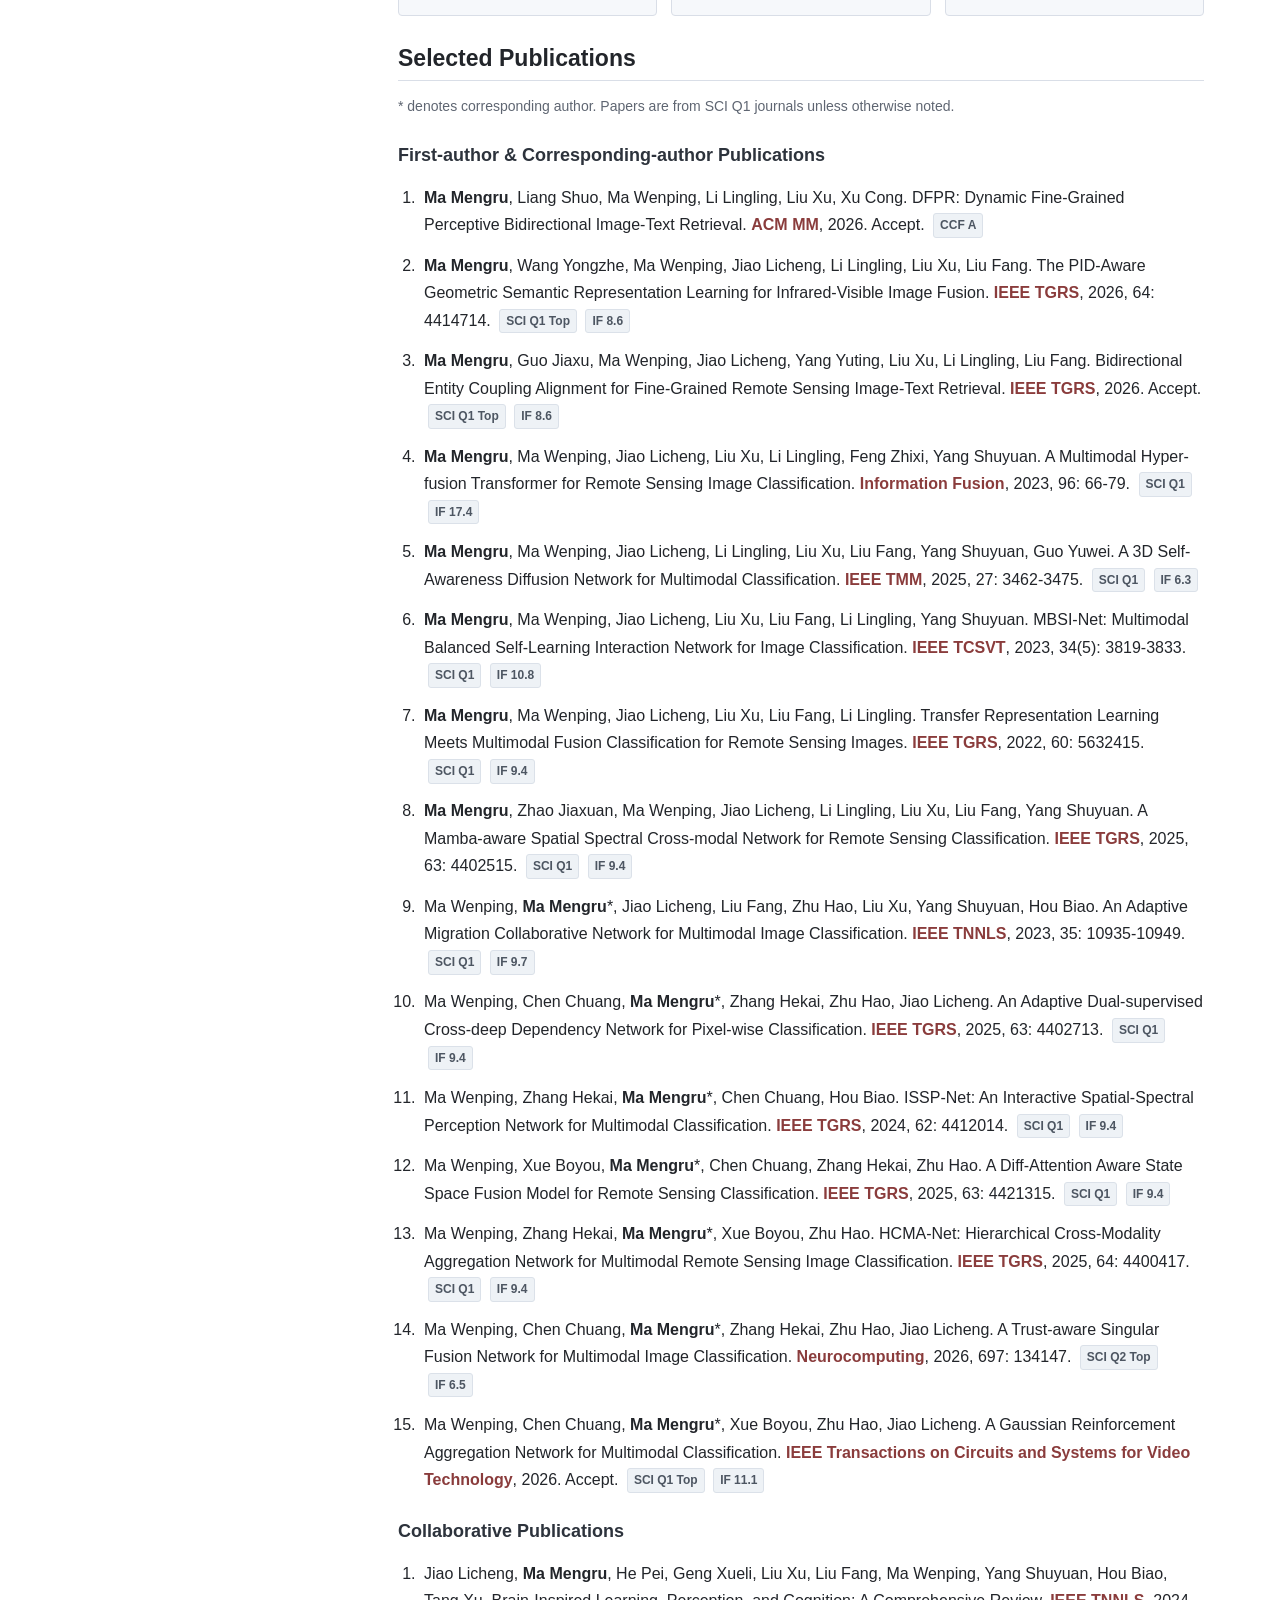
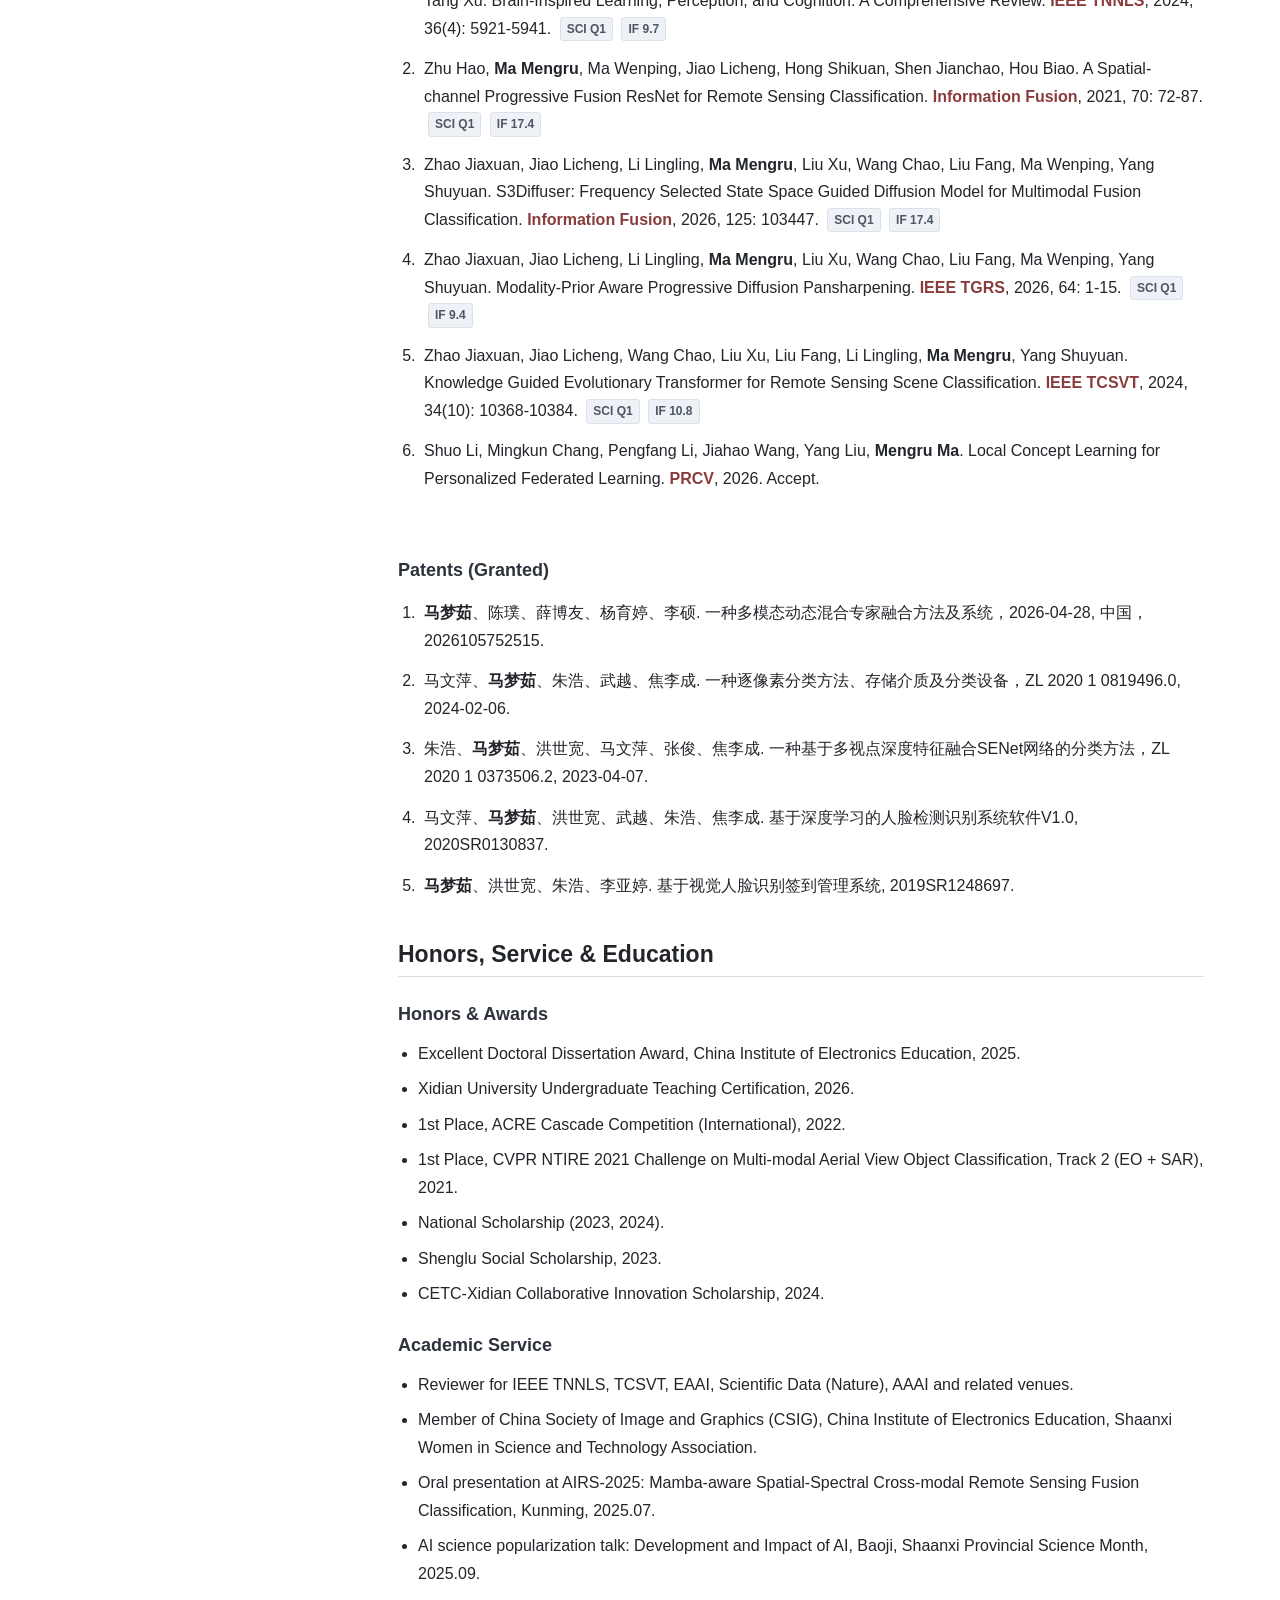
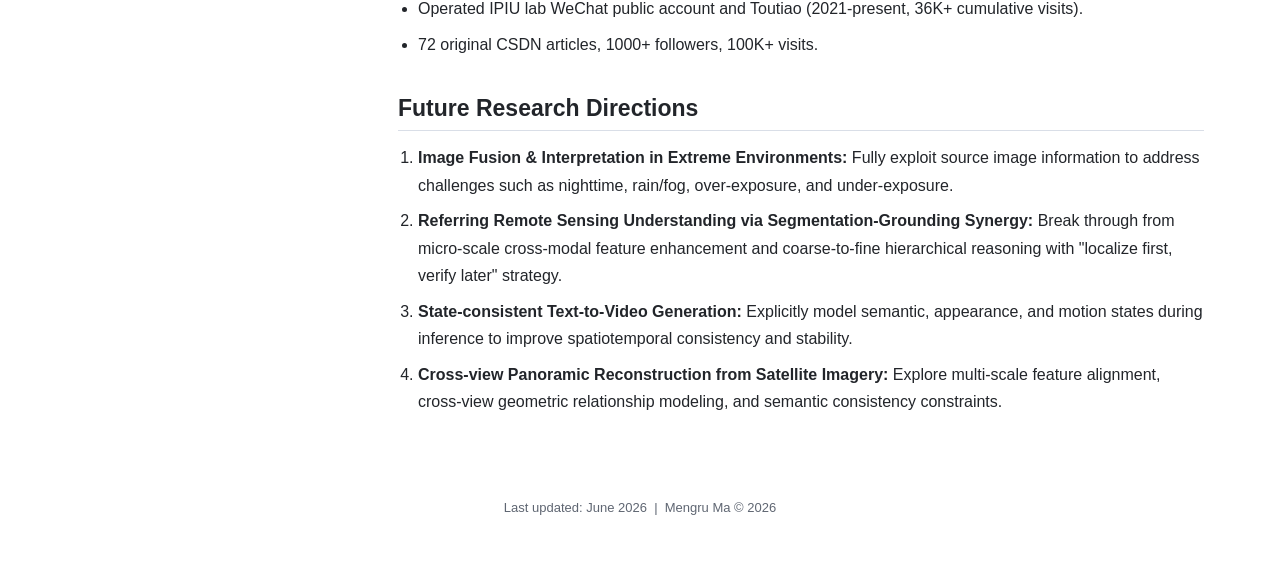
<file: docs/index.html>
<!DOCTYPE html>
<html lang="zh-CN">
<head>
  <meta charset="utf-8" />
  <meta http-equiv="X-UA-Compatible" content="IE=edge" />
  <meta name="viewport" content="width=device-width, initial-scale=1" />
  <link rel="shortcut icon" type="image/x-icon" href="assets/favicon.ico?" />
  <title>Mengru Ma | Academic Homepage</title>
  <meta name="description" content="Academic homepage of Mengru Ma, Xidian University." />
  <style>
:root {
  --academic-ink: #22252a;
  --academic-muted: #5f6672;
  --academic-line: #d9dee7;
  --academic-soft: #f6f8fb;
  --academic-accent: #165a92;
  --academic-accent-2: #8a3c3c;
  --academic-link: #155c9c;
  --academic-max: 1180px;
}

* {
  box-sizing: border-box;
}

html {
  scroll-behavior: smooth;
}

body.academic-page {
  margin: 0;
  color: var(--academic-ink);
  background: #ffffff;
  font-family: -apple-system, BlinkMacSystemFont, "Segoe UI", "Helvetica Neue", Arial, "Microsoft YaHei", sans-serif;
  font-size: 16px;
  line-height: 1.72;
}

.academic-page a {
  color: var(--academic-link);
  text-decoration: none;
}

.academic-page a:hover,
.academic-page a:focus {
  color: var(--academic-accent-2);
  text-decoration: underline;
}

.site-header {
  position: sticky;
  top: 0;
  z-index: 10;
  background: rgba(255, 255, 255, 0.96);
  border-bottom: 1px solid var(--academic-line);
  backdrop-filter: blur(10px);
}

.site-nav {
  display: flex;
  align-items: center;
  justify-content: space-between;
  gap: 24px;
  max-width: var(--academic-max);
  min-height: 58px;
  margin: 0 auto;
  padding: 0 26px;
}

.site-title {
  color: var(--academic-ink);
  font-size: 19px;
  font-weight: 700;
  white-space: nowrap;
}

.site-links {
  display: flex;
  align-items: center;
  justify-content: flex-end;
  gap: 20px;
  font-size: 14px;
}

.site-links a {
  color: #333942;
  font-weight: 600;
}

.academic-shell {
  max-width: var(--academic-max);
  margin: 0 auto;
  padding: 34px 26px 60px;
}

.profile-layout {
  display: grid;
  grid-template-columns: 280px minmax(0, 1fr);
  gap: 42px;
  align-items: start;
}

.profile-card {
  position: sticky;
  top: 88px;
  padding-bottom: 24px;
}

.profile-photo {
  display: block;
  width: 210px;
  aspect-ratio: 1 / 1.24;
  margin: 0 auto 18px;
  object-fit: cover;
  object-position: center top;
  border-radius: 4px;
  border: 1px solid var(--academic-line);
  box-shadow: 0 8px 22px rgba(22, 35, 52, 0.10);
}

.profile-name {
  margin: 0;
  color: var(--academic-ink);
  font-size: 25px;
  line-height: 1.2;
  text-align: center;
}

.profile-title {
  margin: 8px 0 18px;
  color: var(--academic-muted);
  font-size: 15px;
  text-align: center;
}

.profile-meta {
  margin: 0 0 18px;
  padding: 0;
  list-style: none;
  color: #3f4650;
  font-size: 14px;
}

.profile-meta li {
  margin: 8px 0;
}

.profile-links {
  display: grid;
  grid-template-columns: 1fr;
  gap: 8px;
}

.profile-links a {
  display: block;
  padding: 8px 10px;
  color: var(--academic-ink);
  background: var(--academic-soft);
  border: 1px solid var(--academic-line);
  border-radius: 4px;
  font-size: 14px;
  font-weight: 600;
  text-align: center;
}

.profile-links a:hover,
.profile-links a:focus {
  color: #ffffff;
  background: var(--academic-accent);
  border-color: var(--academic-accent);
  text-decoration: none;
}

.content-panel {
  min-width: 0;
}

.hero-block {
  padding-bottom: 16px;
  border-bottom: 1px solid var(--academic-line);
}

.hero-block h1 {
  margin: 0 0 12px;
  color: var(--academic-ink);
  font-size: 36px;
  line-height: 1.18;
}

.hero-block p {
  max-width: 820px;
  margin: 0 0 12px;
  color: #333942;
}

.highlight-strip {
  display: grid;
  grid-template-columns: repeat(3, minmax(0, 1fr));
  gap: 10px;
  margin: 24px 0 4px;
}

.metric {
  padding: 13px 14px;
  background: var(--academic-soft);
  border: 1px solid var(--academic-line);
  border-radius: 4px;
}

.metric strong {
  display: block;
  color: var(--academic-accent);
  font-size: 20px;
  line-height: 1.1;
}

.metric span {
  color: var(--academic-muted);
  font-size: 13px;
}

.section {
  padding-top: 28px;
}

.section h2 {
  margin: 0 0 13px;
  padding-bottom: 7px;
  color: var(--academic-ink);
  border-bottom: 1px solid var(--academic-line);
  font-size: 23px;
  line-height: 1.25;
}

.section h3 {
  margin: 22px 0 10px;
  color: #2d333c;
  font-size: 18px;
}

.section p {
  margin: 0 0 12px;
}

.compact-list {
  margin: 0;
  padding-left: 20px;
}

.compact-list li {
  margin: 8px 0;
}

.news-list {
  margin: 0;
  padding: 0;
  list-style: none;
}

.news-list li {
  display: grid;
  grid-template-columns: 86px minmax(0, 1fr);
  gap: 12px;
  padding: 8px 0;
  border-bottom: 1px dotted #d7dce4;
}

.news-date {
  color: var(--academic-accent);
  font-weight: 700;
}

.research-grid,
.project-grid {
  display: grid;
  grid-template-columns: repeat(3, minmax(0, 1fr));
  gap: 14px;
}

.research-item,
.project-item {
  min-height: 100%;
  padding: 16px;
  background: var(--academic-soft);
  border: 1px solid var(--academic-line);
  border-radius: 4px;
}

.research-image {
  display: block;
  width: 100%;
  aspect-ratio: 16 / 9;
  object-fit: contain;
  object-position: center;
  margin: 0 0 14px;
  padding: 8px;
  background: #ffffff;
  border: 1px solid var(--academic-line);
  border-radius: 4px;
}

.research-item h3,
.project-item h3 {
  margin-top: 0;
}

.representative-work {
  color: #3f4650;
  font-size: 14px;
}

.publication-list {
  margin: 0;
  padding-left: 22px;
}

.publication-list li {
  margin: 13px 0;
  padding-left: 4px;
}

.venue {
  color: var(--academic-accent-2);
  font-weight: 700;
}

.tag {
  display: inline-block;
  margin-left: 4px;
  padding: 1px 6px;
  color: #4d5662;
  background: #eef2f6;
  border: 1px solid #dbe1e9;
  border-radius: 3px;
  font-size: 12px;
  font-weight: 700;
  vertical-align: 1px;
}

.tag-gold {
  display: inline-block;
  margin-left: 4px;
  padding: 1px 6px;
  color: #7a5d00;
  background: #fff8e1;
  border: 1px solid #e6d88a;
  border-radius: 3px;
  font-size: 12px;
  font-weight: 700;
  vertical-align: 1px;
}

.link-row {
  display: flex;
  flex-wrap: wrap;
  gap: 8px 14px;
  margin-top: 8px;
}

.link-row a {
  font-weight: 600;
}

.note {
  color: var(--academic-muted);
  font-size: 14px;
}

.site-footer {
  max-width: var(--academic-max);
  margin: 0 auto;
  padding: 0 26px 40px;
  color: var(--academic-muted);
  font-size: 13px;
  text-align: center;
}

@media (max-width: 900px) {
  .site-nav {
    align-items: flex-start;
    flex-direction: column;
    gap: 8px;
    padding-top: 12px;
    padding-bottom: 12px;
  }

  .site-links {
    justify-content: flex-start;
    flex-wrap: wrap;
    gap: 8px 14px;
  }

  .profile-layout {
    grid-template-columns: 1fr;
    gap: 24px;
  }

  .profile-card {
    position: static;
    display: grid;
    grid-template-columns: 140px minmax(0, 1fr);
    gap: 18px;
    align-items: start;
  }

  .profile-photo {
    width: 140px;
    margin: 0;
  }

  .profile-name,
  .profile-title {
    text-align: left;
  }

  .profile-links {
    grid-template-columns: repeat(2, minmax(0, 1fr));
  }

  .highlight-strip,
  .research-grid,
  .project-grid {
    grid-template-columns: 1fr;
  }
}

@media (max-width: 560px) {
  body.academic-page {
    font-size: 15px;
  }

  .academic-shell {
    padding: 22px 18px 42px;
  }

  .site-nav {
    padding-left: 18px;
    padding-right: 18px;
  }

  .profile-card {
    grid-template-columns: 1fr;
  }

  .profile-photo {
    width: 180px;
    margin: 0 auto;
  }

  .profile-name,
  .profile-title {
    text-align: center;
  }

  .profile-links {
    grid-template-columns: 1fr;
  }

  .hero-block h1 {
    font-size: 28px;
  }

  .news-list li {
    grid-template-columns: 1fr;
    gap: 2px;
  }
}</style>
</head>
<body class="academic-page">

  <!-- ═══════════════ Navigation ═══════════════ -->
  <header class="site-header">
    <nav class="site-nav" aria-label="Main navigation">
      <a class="site-title" href="./">Mengru Ma</a>
      <div class="site-links">
        <a href="#about">About</a>
        <a href="#news">News</a>
        <a href="#research">Research</a>
        <a href="#publications">Publications</a>
        <a href="#service">Service</a>
      </div>
    </nav>
  </header>

  <!-- ═══════════════ Main Shell ═══════════════ -->
  <main class="academic-shell">
    <div class="profile-layout">

      <!-- ── Sidebar ── -->
      <aside class="profile-card" aria-label="Profile">
        <img class="profile-photo" src="assets/avatar.jpeg" alt="Mengru Ma" />
        <div>
          <h1 class="profile-name">Mengru Ma</h1>
          <p class="profile-title">马梦茹<br />Postdoctoral Researcher /<br />Assistant Research Fellow</p>
          <ul class="profile-meta">
            <li><strong>School:</strong> Xidian University</li>
            <li><strong>Affiliations:</strong> <a href="https://sai.xidian.edu.cn/">School of Artificial Intelligence</a>; Key Laboratory of Intelligent Perception and Image Understanding of Ministry of Education</li>
            <li><strong>Location:</strong> Xi'an, China</li>
            <li><strong>Email:</strong> <a href="mailto:mamengru@xidian.edu.cn">mamengru@xidian.edu.cn</a></li>
            <li><strong>Phone:</strong> 18832029556</li>
            <li><strong>Advisor:</strong> Prof. Licheng Jiao</li>
          </ul>
          <div class="profile-links">
            <a href="https://scholar.google.com.hk/citations?user=nEPyIP8AAAAJ&hl=zh-CN">Google Scholar</a>
            <a href="https://blog.csdn.net/qq_39630875?spm=1000.2115.3001.5343">CSDN</a>
            <a href="https://github.com/ru-willow">GitHub</a>
          </div>
        </div>
      </aside>

      <!-- ── Content Panel ── -->
      <article class="content-panel">

        <!-- ── Hero / About ── -->
        <section class="hero-block" id="about">
          <h1>Mengru Ma (马梦茹)</h1>
          <p>
            I am a Postdoctoral Researcher and Assistant Research Fellow at the
            <a href="https://sai.xidian.edu.cn/">School of Artificial Intelligence</a>,
            <a href="https://www.xidian.edu.cn/">Xidian University</a>, advised by
            <a href="https://scholar.google.com/citations?user=FZbrL2YAAAAJ">Prof. Licheng Jiao</a>.
            I am also a member of the Key Laboratory of Intelligent Perception and Image Understanding of Ministry of Education.
            My research focuses on multimodal large models, multi-source remote sensing image fusion and interpretation,
            image-text retrieval, video generation, panoramic reconstruction, and vision-language grounding.
          </p>
          <p>
            I received my Ph.D. in Computer Science and Technology from Xidian University in December 2024,
            supervised by Prof. Licheng Jiao.
          </p>

          <div class="highlight-strip" aria-label="Research highlights">
            <div class="metric">
              <strong>20+ Papers</strong>
              <span>Published in Information Fusion, IEEE TMM, TNNLS, TCSVT, TGRS and related venues</span>
            </div>
            <div class="metric">
              <strong>10+ Lead Works</strong>
              <span>First-author or corresponding-author papers in SCI Q1 journals</span>
            </div>
            <div class="metric">
              <strong>480 Citations</strong>
              <span>Total citations with 99 highest single-paper citations</span>
            </div>
          </div>
        </section>

        <!-- ── News ── -->
        <section class="section" id="news">
          <h2>News</h2>
          <ul class="news-list">
            <li><span class="news-date">2026.08</span><span>🎉 Awarded the Young Scientists Fund by the National Natural Science Foundation of China.</span></li>
            <li><span class="news-date">2026.07</span><span>🎉 Awarded a General Program (Young Researchers) grant under the Natural Science Basic Research Program of Shaanxi Province.</span></li>
            <li><span class="news-date">2026.03</span><span>📜 Obtained Xidian University Undergraduate Teaching Certification.</span></li>
            <li><span class="news-date">2025.12</span><span>🎉 Awarded the Excellent Doctoral Dissertation Award from China Institute of Electronics Education.</span></li>
            <li><span class="news-date">2025.10</span><span>🎉 Awarded the Shaanxi Postdoctoral Research Funding (Third Class).</span></li>
            <li><span class="news-date">2025.07</span><span>🎤 Oral presentation at AIRS-2025: Mamba-aware Spatial-Spectral Cross-modal Remote Sensing Fusion Classification.</span></li>
            <li><span class="news-date">2025.06</span><span>🎉 Awarded the General Program of China Postdoctoral Science Foundation (2025M771532).</span></li>
            <li><span class="news-date">2024.12</span><span>🎓 Received Ph.D. in Computer Science and Technology from Xidian University.</span></li>
            <li><span class="news-date">2024.10</span><span>🏅 Awarded National Scholarship and CETC-Xidian Collaborative Innovation Scholarship.</span></li>
            <li><span class="news-date">2023.10</span><span>🏅 Awarded National Scholarship and Shenglu Social Scholarship.</span></li>
            <li><span class="news-date">2022.05</span><span>🏆 Won 1st place in ACRE Cascade Competition (international).</span></li>
            <li><span class="news-date">2021.06</span><span>🏆 Won 1st place in CVPR NTIRE 2021 Challenge on Multi-modal Aerial View Object Classification, Track 2 (EO + SAR).</span></li>
          </ul>
        </section>

        <!-- ── Research Interests ── -->
        <section class="section" id="research">
          <h2>Research Interests</h2>
          <div class="research-grid">
            <div class="research-item">
              <h3>Multimodal Remote Sensing Fusion &amp; Interpretation</h3>
              <p>Multi-source remote sensing image fusion, multimodal representation learning, hyperspectral and SAR image joint interpretation, cross-modal feature enhancement.</p>
            </div>
            <div class="research-item">
              <h3>Vision-Language Grounding &amp; Generation</h3>
              <p>Image-text retrieval, referring segmentation and visual grounding collaboration, text-to-video generation with temporal-consistent state modeling.</p>
            </div>
            <div class="research-item">
              <h3>Brain-Inspired Learning &amp; Cross-View Reconstruction</h3>
              <p>Brain-inspired perception and cognition, cross-view panoramic reconstruction from satellite imagery, multi-scale geometric alignment.</p>
            </div>
          </div>
        </section>

        <!-- ── Selected Publications ── -->
        <section class="section" id="publications">
          <h2>Selected Publications</h2>
          <p class="note">* denotes corresponding author. Papers are from SCI Q1 journals unless otherwise noted.</p>

          <h3>First-author &amp; Corresponding-author Publications</h3>
          <ol class="publication-list">
            <li><strong>Ma Mengru</strong>, Liang Shuo, Ma Wenping, Li Lingling, Liu Xu, Xu Cong. DFPR: Dynamic Fine-Grained Perceptive Bidirectional Image-Text Retrieval. <span class="venue">ACM MM</span>, 2026. Accept. <span class="tag">CCF A</span></li>

            <li><strong>Ma Mengru</strong>, Wang Yongzhe, Ma Wenping, Jiao Licheng, Li Lingling, Liu Xu, Liu Fang. The PID-Aware Geometric Semantic Representation Learning for Infrared-Visible Image Fusion. <span class="venue">IEEE TGRS</span>, 2026, 64: 4414714. <span class="tag">SCI Q1 Top</span> <span class="tag">IF 8.6</span></li>

            <li><strong>Ma Mengru</strong>, Guo Jiaxu, Ma Wenping, Jiao Licheng, Yang Yuting, Liu Xu, Li Lingling, Liu Fang. Bidirectional Entity Coupling Alignment for Fine-Grained Remote Sensing Image-Text Retrieval. <span class="venue">IEEE TGRS</span>, 2026. Accept. <span class="tag">SCI Q1 Top</span> <span class="tag">IF 8.6</span></li>

            <li><strong>Ma Mengru</strong>, Ma Wenping, Jiao Licheng, Liu Xu, Li Lingling, Feng Zhixi, Yang Shuyuan. A Multimodal Hyper-fusion Transformer for Remote Sensing Image Classification. <span class="venue">Information Fusion</span>, 2023, 96: 66-79. <span class="tag">SCI Q1</span> <span class="tag">IF 17.4</span></li>

            <li><strong>Ma Mengru</strong>, Ma Wenping, Jiao Licheng, Li Lingling, Liu Xu, Liu Fang, Yang Shuyuan, Guo Yuwei. A 3D Self-Awareness Diffusion Network for Multimodal Classification. <span class="venue">IEEE TMM</span>, 2025, 27: 3462-3475. <span class="tag">SCI Q1</span> <span class="tag">IF 6.3</span></li>

            <li><strong>Ma Mengru</strong>, Ma Wenping, Jiao Licheng, Liu Xu, Liu Fang, Li Lingling, Yang Shuyuan. MBSI-Net: Multimodal Balanced Self-Learning Interaction Network for Image Classification. <span class="venue">IEEE TCSVT</span>, 2023, 34(5): 3819-3833. <span class="tag">SCI Q1</span> <span class="tag">IF 10.8</span></li>

            <li><strong>Ma Mengru</strong>, Ma Wenping, Jiao Licheng, Liu Xu, Liu Fang, Li Lingling. Transfer Representation Learning Meets Multimodal Fusion Classification for Remote Sensing Images. <span class="venue">IEEE TGRS</span>, 2022, 60: 5632415. <span class="tag">SCI Q1</span> <span class="tag">IF 9.4</span></li>

            <li><strong>Ma Mengru</strong>, Zhao Jiaxuan, Ma Wenping, Jiao Licheng, Li Lingling, Liu Xu, Liu Fang, Yang Shuyuan. A Mamba-aware Spatial Spectral Cross-modal Network for Remote Sensing Classification. <span class="venue">IEEE TGRS</span>, 2025, 63: 4402515. <span class="tag">SCI Q1</span> <span class="tag">IF 9.4</span></li>

            <li>Ma Wenping, <strong>Ma Mengru</strong>*, Jiao Licheng, Liu Fang, Zhu Hao, Liu Xu, Yang Shuyuan, Hou Biao. An Adaptive Migration Collaborative Network for Multimodal Image Classification. <span class="venue">IEEE TNNLS</span>, 2023, 35: 10935-10949. <span class="tag">SCI Q1</span> <span class="tag">IF 9.7</span></li>

            <li>Ma Wenping, Chen Chuang, <strong>Ma Mengru</strong>*, Zhang Hekai, Zhu Hao, Jiao Licheng. An Adaptive Dual-supervised Cross-deep Dependency Network for Pixel-wise Classification. <span class="venue">IEEE TGRS</span>, 2025, 63: 4402713. <span class="tag">SCI Q1</span> <span class="tag">IF 9.4</span></li>

            <li>Ma Wenping, Zhang Hekai, <strong>Ma Mengru</strong>*, Chen Chuang, Hou Biao. ISSP-Net: An Interactive Spatial-Spectral Perception Network for Multimodal Classification. <span class="venue">IEEE TGRS</span>, 2024, 62: 4412014. <span class="tag">SCI Q1</span> <span class="tag">IF 9.4</span></li>

            <li>Ma Wenping, Xue Boyou, <strong>Ma Mengru</strong>*, Chen Chuang, Zhang Hekai, Zhu Hao. A Diff-Attention Aware State Space Fusion Model for Remote Sensing Classification. <span class="venue">IEEE TGRS</span>, 2025, 63: 4421315. <span class="tag">SCI Q1</span> <span class="tag">IF 9.4</span></li>

            <li>Ma Wenping, Zhang Hekai, <strong>Ma Mengru</strong>*, Xue Boyou, Zhu Hao. HCMA-Net: Hierarchical Cross-Modality Aggregation Network for Multimodal Remote Sensing Image Classification. <span class="venue">IEEE TGRS</span>, 2025, 64: 4400417. <span class="tag">SCI Q1</span> <span class="tag">IF 9.4</span></li>

            <li>Ma Wenping, Chen Chuang, <strong>Ma Mengru</strong>*, Zhang Hekai, Zhu Hao, Jiao Licheng. A Trust-aware Singular Fusion Network for Multimodal Image Classification. <span class="venue">Neurocomputing</span>, 2026, 697: 134147. <span class="tag">SCI Q2 Top</span> <span class="tag">IF 6.5</span></li>

            <li>Ma Wenping, Chen Chuang, <strong>Ma Mengru</strong>*, Xue Boyou, Zhu Hao, Jiao Licheng. A Gaussian Reinforcement Aggregation Network for Multimodal Classification. <span class="venue">IEEE Transactions on Circuits and Systems for Video Technology</span>, 2026. Accept. <span class="tag">SCI Q1 Top</span> <span class="tag">IF 11.1</span></li>
            <!-- pages-refresh: 2026-07-09-tcsvt -->
          </ol>

          <h3>Collaborative Publications</h3>
          <ol class="publication-list">
            <li>Jiao Licheng, <strong>Ma Mengru</strong>, He Pei, Geng Xueli, Liu Xu, Liu Fang, Ma Wenping, Yang Shuyuan, Hou Biao, Tang Xu. Brain-Inspired Learning, Perception, and Cognition: A Comprehensive Review. <span class="venue">IEEE TNNLS</span>, 2024, 36(4): 5921-5941. <span class="tag">SCI Q1</span> <span class="tag">IF 9.7</span></li>

            <li>Zhu Hao, <strong>Ma Mengru</strong>, Ma Wenping, Jiao Licheng, Hong Shikuan, Shen Jianchao, Hou Biao. A Spatial-channel Progressive Fusion ResNet for Remote Sensing Classification. <span class="venue">Information Fusion</span>, 2021, 70: 72-87. <span class="tag">SCI Q1</span> <span class="tag">IF 17.4</span></li>

            <li>Zhao Jiaxuan, Jiao Licheng, Li Lingling, <strong>Ma Mengru</strong>, Liu Xu, Wang Chao, Liu Fang, Ma Wenping, Yang Shuyuan. S3Diffuser: Frequency Selected State Space Guided Diffusion Model for Multimodal Fusion Classification. <span class="venue">Information Fusion</span>, 2026, 125: 103447. <span class="tag">SCI Q1</span> <span class="tag">IF 17.4</span></li>

            <li>Zhao Jiaxuan, Jiao Licheng, Li Lingling, <strong>Ma Mengru</strong>, Liu Xu, Wang Chao, Liu Fang, Ma Wenping, Yang Shuyuan. Modality-Prior Aware Progressive Diffusion Pansharpening. <span class="venue">IEEE TGRS</span>, 2026, 64: 1-15. <span class="tag">SCI Q1</span> <span class="tag">IF 9.4</span></li>

            <li>Zhao Jiaxuan, Jiao Licheng, Wang Chao, Liu Xu, Liu Fang, Li Lingling, <strong>Ma Mengru</strong>, Yang Shuyuan. Knowledge Guided Evolutionary Transformer for Remote Sensing Scene Classification. <span class="venue">IEEE TCSVT</span>, 2024, 34(10): 10368-10384. <span class="tag">SCI Q1</span> <span class="tag">IF 10.8</span></li>

            <li>Shuo Li, Mingkun Chang, Pengfang Li, Jiahao Wang, Yang Liu, <strong>Mengru Ma</strong>. Local Concept Learning for Personalized Federated Learning. <span class="venue">PRCV</span>, 2026. Accept.</li>
          </ol>
        </section>

        <!-- ── Projects ── -->
        <section class="section" id="projects">
          <h3>Patents (Granted)</h3>
          <ol class="publication-list">
            <li><strong>马梦茹</strong>、陈璞、薛博友、杨育婷、李硕. 一种多模态动态混合专家融合方法及系统，2026-04-28, 中国，2026105752515.</li>
            <li>马文萍、<strong>马梦茹</strong>、朱浩、武越、焦李成. 一种逐像素分类方法、存储介质及分类设备，ZL 2020 1 0819496.0, 2024-02-06.</li>
            <li>朱浩、<strong>马梦茹</strong>、洪世宽、马文萍、张俊、焦李成. 一种基于多视点深度特征融合SENet网络的分类方法，ZL 2020 1 0373506.2, 2023-04-07.</li>
            <li>马文萍、<strong>马梦茹</strong>、洪世宽、武越、朱浩、焦李成. 基于深度学习的人脸检测识别系统软件V1.0, 2020SR0130837.</li>
            <li><strong>马梦茹</strong>、洪世宽、朱浩、李亚婷. 基于视觉人脸识别签到管理系统, 2019SR1248697.</li>
          </ol>
        </section>

        <!-- ── Honors & Service ── -->
        <section class="section" id="service">
          <h2>Honors, Service &amp; Education</h2>

          <h3>Honors &amp; Awards</h3>
          <ul class="compact-list">
            <li>Excellent Doctoral Dissertation Award, China Institute of Electronics Education, 2025.</li>
            <li>Xidian University Undergraduate Teaching Certification, 2026.</li>
            <li>1st Place, ACRE Cascade Competition (International), 2022.</li>
            <li>1st Place, CVPR NTIRE 2021 Challenge on Multi-modal Aerial View Object Classification, Track 2 (EO + SAR), 2021.</li>
            <li>National Scholarship (2023, 2024).</li>
            <li>Shenglu Social Scholarship, 2023.</li>
            <li>CETC-Xidian Collaborative Innovation Scholarship, 2024.</li>
          </ul>

          <h3>Academic Service</h3>
          <ul class="compact-list">
            <li>Reviewer for IEEE TNNLS, TCSVT, EAAI, Scientific Data (Nature), AAAI and related venues.</li>
            <li>Member of China Society of Image and Graphics (CSIG), China Institute of Electronics Education, Shaanxi Women in Science and Technology Association.</li>
            <li>Oral presentation at AIRS-2025: Mamba-aware Spatial-Spectral Cross-modal Remote Sensing Fusion Classification, Kunming, 2025.07.</li>
            <li>AI science popularization talk: Development and Impact of AI, Baoji, Shaanxi Provincial Science Month, 2025.09.</li>
            <li>Operated IPIU lab WeChat public account and Toutiao (2021-present, 36K+ cumulative visits).</li>
            <li>72 original CSDN articles, 1000+ followers, 100K+ visits.</li>
          </ul>

        </section>

        <!-- ── Future Directions ── -->
        <section class="section" id="future">
          <h2>Future Research Directions</h2>
          <ol class="compact-list">
            <li><strong>Image Fusion &amp; Interpretation in Extreme Environments:</strong> Fully exploit source image information to address challenges such as nighttime, rain/fog, over-exposure, and under-exposure.</li>
            <li><strong>Referring Remote Sensing Understanding via Segmentation-Grounding Synergy:</strong> Break through from micro-scale cross-modal feature enhancement and coarse-to-fine hierarchical reasoning with "localize first, verify later" strategy.</li>
            <li><strong>State-consistent Text-to-Video Generation:</strong> Explicitly model semantic, appearance, and motion states during inference to improve spatiotemporal consistency and stability.</li>
            <li><strong>Cross-view Panoramic Reconstruction from Satellite Imagery:</strong> Explore multi-scale feature alignment, cross-view geometric relationship modeling, and semantic consistency constraints.</li>
          </ol>
        </section>

      </article>
    </div>
  </main>

  <footer class="site-footer">
    <p>Last updated: June 2026 &nbsp;|&nbsp; Mengru Ma &copy; 2026</p>
  </footer>

</body>
</html>
</file>
